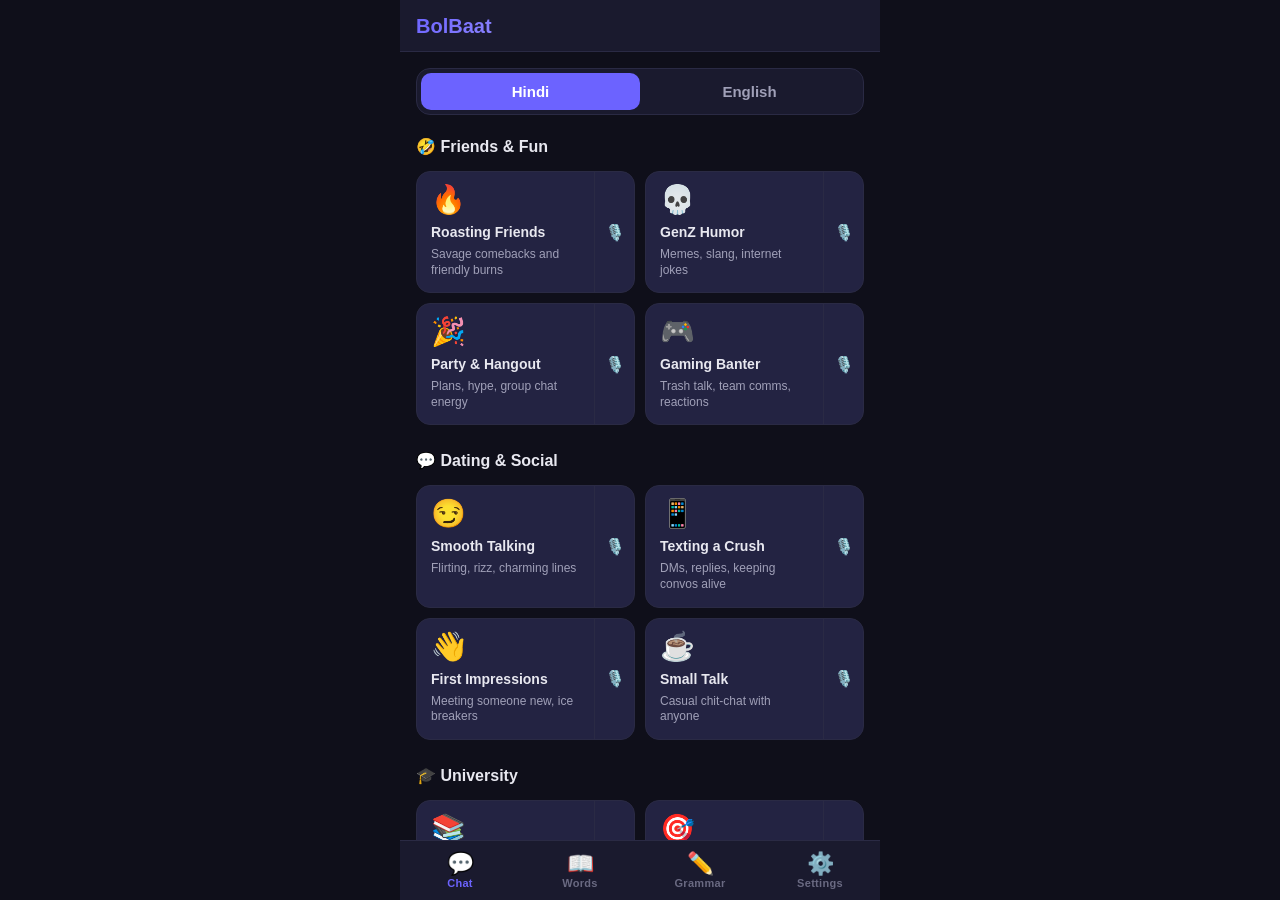
<file: index.html>
<!DOCTYPE html>
<html lang="en">
<head>
  <meta charset="UTF-8">
  <meta name="viewport" content="width=device-width, initial-scale=1.0, maximum-scale=1.0, user-scalable=no">
  <meta name="theme-color" content="#0f0f1a">
  <meta name="apple-mobile-web-app-capable" content="yes">
  <meta name="apple-mobile-web-app-status-bar-style" content="black-translucent">
  <link rel="manifest" href="manifest.json">
  <link rel="icon" type="image/svg+xml" href="assets/icons/icon.svg">
  <link rel="apple-touch-icon" href="assets/icons/icon-192.png">
  <title>BolBaat</title>
  <link rel="stylesheet" href="css/styles.css">
</head>
<body>
  <div id="app">
    <!-- Header -->
    <header id="app-header">
      <h1 id="header-title">BolBaat</h1>
      <div id="header-actions"></div>
    </header>

    <!-- Screen containers -->
    <main id="screens">
      <section id="screen-home" class="screen active"></section>
      <section id="screen-chat" class="screen"></section>
      <section id="screen-wordbank" class="screen"></section>
      <section id="screen-grammar" class="screen"></section>
      <section id="screen-settings" class="screen"></section>
      <section id="screen-voice" class="screen"></section>
    </main>

    <!-- Bottom Navigation -->
    <nav id="bottom-nav">
      <button class="nav-btn active" data-screen="home">
        <span class="nav-icon">💬</span>
        <span class="nav-label">Chat</span>
      </button>
      <button class="nav-btn" data-screen="wordbank">
        <span class="nav-icon">📖</span>
        <span class="nav-label">Words</span>
      </button>
      <button class="nav-btn" data-screen="grammar">
        <span class="nav-icon">✏️</span>
        <span class="nav-label">Grammar</span>
      </button>
      <button class="nav-btn" data-screen="settings">
        <span class="nav-icon">⚙️</span>
        <span class="nav-label">Settings</span>
      </button>
    </nav>

    <!-- Word Detail Popup (overlay) -->
    <div id="word-popup" class="popup hidden"></div>

    <!-- Toast container -->
    <div id="toast-container"></div>
  </div>

  <script src="js/storage.js"></script>
  <script src="js/scenarios.js"></script>
  <script src="js/ai.js"></script>
  <script src="js/chat.js"></script>
  <script src="js/wordbank.js"></script>
  <script src="js/grammar.js"></script>
  <script src="js/voice.js"></script>
  <script src="js/app.js"></script>
</body>
</html>
</file>
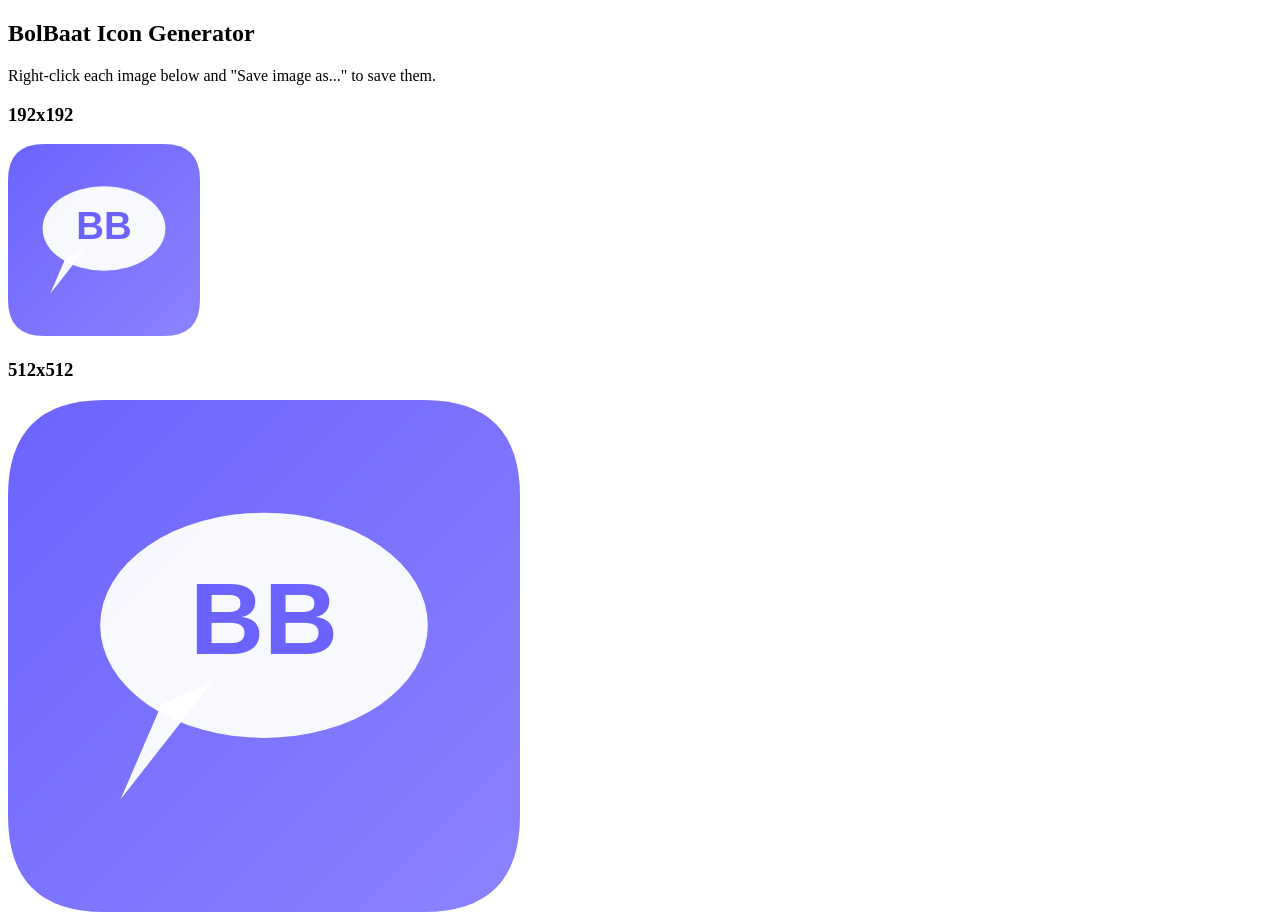
<file: generate-icons.html>
<!DOCTYPE html>
<html>
<head><title>Generate BolBaat Icons</title></head>
<body>
<h2>BolBaat Icon Generator</h2>
<p>Right-click each image below and "Save image as..." to save them.</p>
<h3>192x192</h3>
<canvas id="c192" width="192" height="192"></canvas>
<h3>512x512</h3>
<canvas id="c512" width="512" height="512"></canvas>

<script>
function drawIcon(canvas) {
  const ctx = canvas.getContext('2d');
  const s = canvas.width;

  // Background gradient
  const grad = ctx.createLinearGradient(0, 0, s, s);
  grad.addColorStop(0, '#6c63ff');
  grad.addColorStop(1, '#8b83ff');

  // Rounded rect
  const r = s * 0.188;
  ctx.beginPath();
  ctx.moveTo(r, 0);
  ctx.lineTo(s - r, 0);
  ctx.quadraticCurveTo(s, 0, s, r);
  ctx.lineTo(s, s - r);
  ctx.quadraticCurveTo(s, s, s - r, s);
  ctx.lineTo(r, s);
  ctx.quadraticCurveTo(0, s, 0, s - r);
  ctx.lineTo(0, r);
  ctx.quadraticCurveTo(0, 0, r, 0);
  ctx.closePath();
  ctx.fillStyle = grad;
  ctx.fill();

  // Speech bubble
  ctx.fillStyle = 'rgba(255,255,255,0.95)';
  ctx.beginPath();
  const cx = s/2, cy = s*0.44;
  const rx = s*0.32, ry = s*0.22;
  ctx.ellipse(cx, cy, rx, ry, 0, 0, Math.PI*2);
  ctx.fill();

  // Tail
  ctx.beginPath();
  ctx.moveTo(s*0.3, cy + ry*0.7);
  ctx.lineTo(s*0.22, s*0.78);
  ctx.lineTo(s*0.4, cy + ry*0.5);
  ctx.closePath();
  ctx.fill();

  // Text "BB"
  ctx.fillStyle = '#6c63ff';
  ctx.font = `900 ${s*0.2}px Arial, sans-serif`;
  ctx.textAlign = 'center';
  ctx.textBaseline = 'middle';
  ctx.fillText('BB', cx, cy);
}

drawIcon(document.getElementById('c192'));
drawIcon(document.getElementById('c512'));

// Auto-download
['c192', 'c512'].forEach(id => {
  const canvas = document.getElementById(id);
  const link = document.createElement('a');
  link.download = `icon-${canvas.width}.png`;
  link.href = canvas.toDataURL('image/png');
  // link.click(); // Uncomment to auto-download
});
</script>
</body>
</html>
</file>
<file: css/styles.css>
/* ───── CSS Variables & Theme ───── */
:root {
  --bg-primary: #0f0f1a;
  --bg-secondary: #1a1a2e;
  --bg-card: #232342;
  --bg-card-hover: #2a2a50;
  --bg-input: #1e1e36;
  --text-primary: #e8e8f0;
  --text-secondary: #a0a0b8;
  --text-muted: #6a6a82;
  --accent: #6c63ff;
  --accent-light: #8b83ff;
  --accent-dim: rgba(108, 99, 255, 0.15);
  --success: #4caf50;
  --warning: #ff9800;
  --error: #f44336;
  --correction-grammar: #ff6b6b;
  --correction-word: #ffd93d;
  --correction-style: #6bcb77;
  --border: #2a2a44;
  --shadow: rgba(0, 0, 0, 0.3);
  --nav-height: 60px;
  --header-height: 52px;
  --radius: 14px;
  --radius-sm: 8px;
  --radius-xs: 6px;
}

.light-theme {
  --bg-primary: #f5f5fa;
  --bg-secondary: #ffffff;
  --bg-card: #ffffff;
  --bg-card-hover: #f0f0f5;
  --bg-input: #f0f0f5;
  --text-primary: #1a1a2e;
  --text-secondary: #555570;
  --text-muted: #8888a0;
  --border: #e0e0ea;
  --shadow: rgba(0, 0, 0, 0.08);
}

/* ───── Reset & Base ───── */
*, *::before, *::after {
  margin: 0;
  padding: 0;
  box-sizing: border-box;
}

html, body {
  height: 100%;
  overflow: hidden;
}

body {
  font-family: -apple-system, BlinkMacSystemFont, 'Segoe UI', Roboto, sans-serif;
  background: var(--bg-primary);
  color: var(--text-primary);
  line-height: 1.5;
  -webkit-font-smoothing: antialiased;
  -webkit-tap-highlight-color: transparent;
  user-select: none;
}

#app {
  display: flex;
  flex-direction: column;
  height: 100vh;
  height: 100dvh;
  max-width: 480px;
  margin: 0 auto;
  position: relative;
}

/* ───── Header ───── */
#app-header {
  display: flex;
  align-items: center;
  justify-content: space-between;
  height: var(--header-height);
  padding: 0 16px;
  background: var(--bg-secondary);
  border-bottom: 1px solid var(--border);
  flex-shrink: 0;
  z-index: 10;
}

#header-title {
  font-size: 20px;
  font-weight: 700;
  background: linear-gradient(135deg, var(--accent), var(--accent-light));
  -webkit-background-clip: text;
  -webkit-text-fill-color: transparent;
  background-clip: text;
}

#header-actions {
  display: flex;
  gap: 8px;
}

.header-btn {
  background: var(--bg-card);
  border: 1px solid var(--border);
  color: var(--text-primary);
  padding: 6px 12px;
  border-radius: var(--radius-sm);
  font-size: 14px;
  font-weight: 600;
  cursor: pointer;
  transition: background 0.2s;
}

.header-btn:active {
  background: var(--accent-dim);
}

/* ───── Screens ───── */
#screens {
  flex: 1;
  overflow: hidden;
  position: relative;
}

.screen {
  position: absolute;
  inset: 0;
  overflow-y: auto;
  overflow-x: hidden;
  -webkit-overflow-scrolling: touch;
  padding: 16px;
  opacity: 0;
  transform: translateY(8px);
  pointer-events: none;
  transition: opacity 0.25s ease, transform 0.25s ease;
}

.screen.active {
  opacity: 1;
  transform: translateY(0);
  pointer-events: auto;
}

/* ───── Bottom Navigation ───── */
#bottom-nav {
  display: flex;
  height: var(--nav-height);
  background: var(--bg-secondary);
  border-top: 1px solid var(--border);
  flex-shrink: 0;
  z-index: 10;
  padding-bottom: env(safe-area-inset-bottom, 0);
}

#bottom-nav.hidden {
  display: none;
}

.nav-btn {
  flex: 1;
  display: flex;
  flex-direction: column;
  align-items: center;
  justify-content: center;
  gap: 2px;
  background: none;
  border: none;
  color: var(--text-muted);
  cursor: pointer;
  transition: color 0.2s;
  font-family: inherit;
  padding: 4px;
}

.nav-btn.active {
  color: var(--accent);
}

.nav-icon {
  font-size: 22px;
  line-height: 1;
}

.nav-label {
  font-size: 11px;
  font-weight: 600;
  letter-spacing: 0.3px;
}

/* ───── Home Screen ───── */
.home-container {
  padding-bottom: 20px;
}

.lang-toggle {
  display: flex;
  background: var(--bg-secondary);
  border-radius: var(--radius);
  padding: 4px;
  margin-bottom: 20px;
  border: 1px solid var(--border);
}

.lang-toggle button {
  flex: 1;
  padding: 10px;
  border: none;
  border-radius: 10px;
  background: transparent;
  color: var(--text-secondary);
  font-size: 15px;
  font-weight: 600;
  cursor: pointer;
  transition: all 0.25s;
  font-family: inherit;
}

.lang-toggle button.active {
  background: var(--accent);
  color: white;
}

.category-section {
  margin-bottom: 24px;
}

.category-title {
  font-size: 16px;
  font-weight: 700;
  margin-bottom: 12px;
  color: var(--text-primary);
}

.scenario-grid {
  display: grid;
  grid-template-columns: repeat(2, 1fr);
  gap: 10px;
}

.scenario-card {
  display: flex;
  align-items: stretch;
  background: var(--bg-card);
  border-radius: var(--radius);
  border: 1px solid var(--border);
  overflow: hidden;
  transition: all 0.2s;
}

.scenario-card-main {
  flex: 1;
  display: flex;
  flex-direction: column;
  gap: 4px;
  padding: 14px;
  cursor: pointer;
}

.scenario-card-main:active {
  background: var(--bg-card-hover);
}

.scenario-voice-btn {
  display: flex;
  align-items: center;
  justify-content: center;
  width: 40px;
  background: none;
  border: none;
  border-left: 1px solid var(--border);
  font-size: 16px;
  cursor: pointer;
  transition: background 0.2s;
  flex-shrink: 0;
}

.scenario-voice-btn:active {
  background: var(--accent-dim);
}

.scenario-emoji {
  font-size: 28px;
  line-height: 1;
}

.scenario-title {
  font-size: 14px;
  font-weight: 600;
  color: var(--text-primary);
  margin-top: 4px;
}

.scenario-desc {
  font-size: 12px;
  color: var(--text-secondary);
  line-height: 1.3;
}

/* ───── Chat Interface ───── */
#screen-chat {
  padding: 0;
  display: flex;
  flex-direction: column;
}

#screen-chat.active {
  display: flex;
}

.chat-messages {
  flex: 1;
  overflow-y: auto;
  -webkit-overflow-scrolling: touch;
  padding: 16px;
  display: flex;
  flex-direction: column;
  gap: 10px;
}

.chat-bubble {
  max-width: 85%;
  padding: 10px 14px;
  border-radius: 18px;
  animation: bubbleIn 0.25s ease;
  word-wrap: break-word;
}

@keyframes bubbleIn {
  from {
    opacity: 0;
    transform: translateY(10px) scale(0.95);
  }
  to {
    opacity: 1;
    transform: translateY(0) scale(1);
  }
}

.chat-bubble.user {
  align-self: flex-end;
  background: var(--accent);
  color: white;
  border-bottom-right-radius: 4px;
}

.chat-bubble.assistant {
  align-self: flex-start;
  background: var(--bg-card);
  color: var(--text-primary);
  border-bottom-left-radius: 4px;
  border: 1px solid var(--border);
}

.bubble-text {
  font-size: 15px;
  line-height: 1.5;
}

.tappable-word {
  cursor: pointer;
  border-radius: 3px;
  transition: background 0.15s;
}

.chat-bubble.assistant .tappable-word:active {
  background: var(--accent-dim);
}

/* Corrections */
.corrections {
  margin-top: 10px;
  padding-top: 10px;
  border-top: 1px solid var(--border);
  display: flex;
  flex-direction: column;
  gap: 6px;
}

.correction {
  font-size: 13px;
  padding: 6px 10px;
  border-radius: var(--radius-xs);
  line-height: 1.4;
}

.correction.grammar {
  background: rgba(255, 107, 107, 0.1);
  border-left: 3px solid var(--correction-grammar);
  color: var(--correction-grammar);
}

.correction.word {
  background: rgba(255, 217, 61, 0.1);
  border-left: 3px solid var(--correction-word);
  color: var(--correction-word);
}

.correction.style {
  background: rgba(107, 203, 119, 0.1);
  border-left: 3px solid var(--correction-style);
  color: var(--correction-style);
}

.chat-system {
  text-align: center;
  font-size: 13px;
  color: var(--text-muted);
  padding: 8px 16px;
  background: var(--accent-dim);
  border-radius: var(--radius);
  align-self: center;
}

/* Typing indicator */
.typing-indicator {
  display: flex;
  gap: 4px;
  padding: 14px 18px;
  align-items: center;
}

.typing-indicator span {
  width: 8px;
  height: 8px;
  background: var(--text-muted);
  border-radius: 50%;
  animation: typingDot 1.4s infinite;
}

.typing-indicator span:nth-child(2) {
  animation-delay: 0.2s;
}

.typing-indicator span:nth-child(3) {
  animation-delay: 0.4s;
}

@keyframes typingDot {
  0%, 60%, 100% { transform: translateY(0); opacity: 0.4; }
  30% { transform: translateY(-6px); opacity: 1; }
}

/* Chat input bar */
.chat-input-bar {
  display: flex;
  gap: 8px;
  padding: 10px 16px;
  padding-bottom: calc(10px + env(safe-area-inset-bottom, 0));
  background: var(--bg-secondary);
  border-top: 1px solid var(--border);
  flex-shrink: 0;
}

.chat-input-bar input {
  flex: 1;
  padding: 10px 16px;
  border-radius: 24px;
  border: 1px solid var(--border);
  background: var(--bg-input);
  color: var(--text-primary);
  font-size: 15px;
  outline: none;
  font-family: inherit;
  transition: border-color 0.2s;
}

.chat-input-bar input:focus {
  border-color: var(--accent);
}

.chat-input-bar input::placeholder {
  color: var(--text-muted);
}

#chat-send {
  width: 44px;
  height: 44px;
  border-radius: 50%;
  border: none;
  background: var(--accent);
  color: white;
  font-size: 18px;
  cursor: pointer;
  display: flex;
  align-items: center;
  justify-content: center;
  flex-shrink: 0;
  transition: background 0.2s, transform 0.1s;
}

#chat-send:active {
  transform: scale(0.9);
}

#chat-send:disabled {
  background: var(--text-muted);
}

/* ───── Word Popup ───── */
.popup {
  position: fixed;
  inset: 0;
  background: rgba(0, 0, 0, 0.6);
  display: flex;
  align-items: flex-end;
  justify-content: center;
  z-index: 100;
  animation: fadeIn 0.2s;
}

.popup.hidden {
  display: none;
}

@keyframes fadeIn {
  from { opacity: 0; }
  to { opacity: 1; }
}

.popup-content {
  width: 100%;
  max-width: 480px;
  max-height: 75vh;
  background: var(--bg-secondary);
  border-radius: var(--radius) var(--radius) 0 0;
  overflow-y: auto;
  animation: slideUp 0.3s ease;
}

@keyframes slideUp {
  from { transform: translateY(100%); }
  to { transform: translateY(0); }
}

.popup-header {
  display: flex;
  align-items: center;
  justify-content: space-between;
  padding: 16px 20px;
  border-bottom: 1px solid var(--border);
  position: sticky;
  top: 0;
  background: var(--bg-secondary);
}

.popup-header h3 {
  font-size: 20px;
  font-weight: 700;
  color: var(--accent);
}

.popup-close {
  width: 32px;
  height: 32px;
  border-radius: 50%;
  border: none;
  background: var(--bg-card);
  color: var(--text-primary);
  font-size: 16px;
  cursor: pointer;
  display: flex;
  align-items: center;
  justify-content: center;
}

.popup-body {
  padding: 16px 20px 24px;
}

.word-meanings p {
  font-size: 15px;
  margin-bottom: 6px;
}

.word-formality {
  margin: 10px 0;
}

.word-examples, .word-related, .word-tip {
  margin-top: 14px;
}

.word-examples h4, .word-related h4, .word-tip h4 {
  font-size: 13px;
  color: var(--text-muted);
  text-transform: uppercase;
  letter-spacing: 0.5px;
  margin-bottom: 6px;
}

.example-text {
  font-size: 14px;
  color: var(--text-secondary);
  font-style: italic;
  margin-bottom: 4px;
}

.related-tags {
  display: flex;
  flex-wrap: wrap;
  gap: 6px;
}

.tag {
  padding: 4px 10px;
  background: var(--accent-dim);
  color: var(--accent-light);
  border-radius: 20px;
  font-size: 13px;
}

.word-tip p {
  font-size: 14px;
  color: var(--text-secondary);
}

.save-word-btn {
  width: 100%;
  padding: 12px;
  margin-top: 16px;
  border: none;
  border-radius: var(--radius-sm);
  background: var(--accent);
  color: white;
  font-size: 15px;
  font-weight: 600;
  cursor: pointer;
  font-family: inherit;
  transition: background 0.2s;
}

.save-word-btn:active {
  background: var(--accent-light);
}

/* ───── Badges ───── */
.badge {
  display: inline-block;
  padding: 2px 8px;
  border-radius: 12px;
  font-size: 11px;
  font-weight: 600;
  text-transform: uppercase;
  letter-spacing: 0.5px;
}

.badge-slang {
  background: rgba(255, 107, 107, 0.15);
  color: #ff6b6b;
}

.badge-casual {
  background: rgba(255, 217, 61, 0.15);
  color: #ffd93d;
}

.badge-neutral {
  background: rgba(108, 99, 255, 0.15);
  color: var(--accent-light);
}

.badge-formal {
  background: rgba(107, 203, 119, 0.15);
  color: #6bcb77;
}

/* ───── Word Bank ───── */
.wordbank-container {
  padding-bottom: 20px;
}

.wordbank-header {
  display: flex;
  gap: 10px;
  margin-bottom: 12px;
}

.search-input {
  flex: 1;
  padding: 10px 16px;
  border-radius: var(--radius);
  border: 1px solid var(--border);
  background: var(--bg-input);
  color: var(--text-primary);
  font-size: 14px;
  outline: none;
  font-family: inherit;
}

.search-input:focus {
  border-color: var(--accent);
}

.search-input::placeholder {
  color: var(--text-muted);
}

.review-btn {
  padding: 10px 16px;
  border: none;
  border-radius: var(--radius);
  background: var(--accent);
  color: white;
  font-size: 14px;
  font-weight: 600;
  cursor: pointer;
  white-space: nowrap;
  font-family: inherit;
}

.word-count {
  font-size: 13px;
  color: var(--text-muted);
  margin-bottom: 12px;
}

.wordbank-list {
  display: flex;
  flex-direction: column;
  gap: 10px;
}

.word-card {
  background: var(--bg-card);
  border-radius: var(--radius);
  padding: 14px;
  border: 1px solid var(--border);
}

.word-card-header {
  display: flex;
  align-items: center;
  justify-content: space-between;
  margin-bottom: 6px;
}

.word-term {
  font-size: 17px;
  font-weight: 700;
  color: var(--accent);
}

.word-meaning {
  font-size: 14px;
  color: var(--text-primary);
  margin-bottom: 2px;
}

.word-meaning-hi {
  font-size: 13px;
  color: var(--text-secondary);
}

.word-card-footer {
  display: flex;
  align-items: center;
  justify-content: space-between;
  margin-top: 8px;
  padding-top: 8px;
  border-top: 1px solid var(--border);
}

.word-scenario {
  font-size: 12px;
  color: var(--text-muted);
}

.delete-word-btn {
  background: none;
  border: none;
  color: var(--error);
  font-size: 12px;
  cursor: pointer;
  padding: 4px 8px;
  font-family: inherit;
}

/* ───── Flashcard Review ───── */
.flashcard-container {
  display: flex;
  flex-direction: column;
  align-items: center;
  padding: 20px 0;
  height: 100%;
}

.flashcard-progress {
  font-size: 14px;
  color: var(--text-muted);
  margin-bottom: 24px;
}

.flashcard {
  width: 100%;
  min-height: 200px;
  background: var(--bg-card);
  border-radius: var(--radius);
  border: 2px solid var(--border);
  display: flex;
  align-items: center;
  justify-content: center;
  cursor: pointer;
  transition: transform 0.3s, border-color 0.3s;
  padding: 24px;
  text-align: center;
}

.flashcard.flipped {
  border-color: var(--accent);
}

.flashcard-front h2 {
  font-size: 28px;
  color: var(--accent);
}

.flashcard-hint {
  font-size: 13px;
  color: var(--text-muted);
  margin-top: 8px;
}

.flashcard-back h3 {
  font-size: 20px;
  color: var(--text-primary);
}

.fc-hindi {
  font-size: 16px;
  color: var(--text-secondary);
  margin-top: 8px;
}

.flashcard-back .example-text {
  margin-top: 12px;
}

.flashcard-actions {
  display: flex;
  gap: 12px;
  margin-top: 24px;
  width: 100%;
}

.fc-btn {
  flex: 1;
  padding: 14px;
  border: none;
  border-radius: var(--radius-sm);
  font-size: 15px;
  font-weight: 600;
  cursor: pointer;
  font-family: inherit;
  transition: transform 0.1s;
}

.fc-btn:active {
  transform: scale(0.95);
}

.fc-hard {
  background: rgba(244, 67, 54, 0.15);
  color: var(--error);
}

.fc-ok {
  background: rgba(255, 152, 0, 0.15);
  color: var(--warning);
}

.fc-easy {
  background: rgba(76, 175, 80, 0.15);
  color: var(--success);
}

.fc-exit {
  margin-top: 16px;
  background: none;
  border: none;
  color: var(--text-muted);
  font-size: 14px;
  cursor: pointer;
  padding: 8px;
  font-family: inherit;
}

.review-complete {
  display: flex;
  flex-direction: column;
  align-items: center;
  justify-content: center;
  height: 60%;
  text-align: center;
}

.complete-icon {
  font-size: 48px;
  margin-bottom: 16px;
}

.review-complete h2 {
  font-size: 22px;
  margin-bottom: 8px;
}

.review-complete p {
  color: var(--text-secondary);
  margin-bottom: 24px;
}

/* ───── Grammar Zone ───── */
.grammar-container {
  padding-bottom: 20px;
}

.section-title {
  font-size: 18px;
  font-weight: 700;
  margin-bottom: 12px;
  margin-top: 4px;
  color: var(--text-primary);
}

.section-desc {
  font-size: 14px;
  color: var(--text-secondary);
  margin-bottom: 12px;
  margin-top: -8px;
}

.lesson-list {
  display: flex;
  flex-direction: column;
  gap: 8px;
  margin-bottom: 24px;
}

.lesson-card {
  display: flex;
  align-items: center;
  gap: 12px;
  padding: 14px;
  background: var(--bg-card);
  border-radius: var(--radius);
  border: 1px solid var(--border);
  cursor: pointer;
  transition: all 0.2s;
}

.lesson-card:active {
  background: var(--bg-card-hover);
}

.lesson-card.completed {
  border-color: var(--success);
  border-left: 3px solid var(--success);
}

.lesson-check {
  font-size: 22px;
  flex-shrink: 0;
}

.lesson-info h3 {
  font-size: 15px;
  font-weight: 600;
}

.lesson-info p {
  font-size: 13px;
  color: var(--text-secondary);
  margin-top: 2px;
}

/* Lesson content */
.lesson-container {
  padding-bottom: 24px;
}

.back-btn {
  background: none;
  border: none;
  color: var(--accent);
  font-size: 15px;
  font-weight: 600;
  cursor: pointer;
  padding: 4px 0;
  margin-bottom: 16px;
  font-family: inherit;
}

.lesson-content {
  line-height: 1.7;
}

.lesson-content h3 {
  font-size: 18px;
  margin-bottom: 12px;
  color: var(--accent);
}

.lesson-content h4 {
  font-size: 15px;
  margin-top: 16px;
  margin-bottom: 8px;
  color: var(--text-primary);
}

.lesson-content p {
  font-size: 14px;
  margin-bottom: 6px;
  color: var(--text-primary);
}

.grammar-example {
  background: var(--bg-card);
  border-radius: var(--radius-sm);
  padding: 12px 14px;
  margin: 10px 0;
  border: 1px solid var(--border);
}

.grammar-example .wrong {
  color: var(--correction-grammar);
}

.grammar-example .right {
  color: var(--correction-style);
}

.grammar-table {
  width: 100%;
  border-collapse: collapse;
  margin: 10px 0;
  font-size: 14px;
}

.grammar-table th {
  background: var(--bg-card);
  padding: 8px 12px;
  text-align: left;
  font-weight: 600;
  border: 1px solid var(--border);
}

.grammar-table td {
  padding: 8px 12px;
  border: 1px solid var(--border);
}

.mark-complete-btn {
  margin-top: 20px;
}

.mark-complete-btn.completed {
  background: var(--success);
}

/* AI Grammar Q&A */
.ai-grammar-section {
  margin-top: 8px;
  padding-top: 16px;
  border-top: 1px solid var(--border);
}

.ai-grammar-input {
  display: flex;
  gap: 8px;
  margin-bottom: 12px;
}

.ai-grammar-input input {
  flex: 1;
  padding: 10px 16px;
  border-radius: var(--radius);
  border: 1px solid var(--border);
  background: var(--bg-input);
  color: var(--text-primary);
  font-size: 14px;
  outline: none;
  font-family: inherit;
}

.ai-grammar-input input:focus {
  border-color: var(--accent);
}

.ai-grammar-input input::placeholder {
  color: var(--text-muted);
}

.ai-grammar-input button {
  padding: 10px 20px;
  border: none;
  border-radius: var(--radius);
  background: var(--accent);
  color: white;
  font-size: 14px;
  font-weight: 600;
  cursor: pointer;
  font-family: inherit;
}

.ai-answer {
  background: var(--bg-card);
  border-radius: var(--radius);
  padding: 14px;
  font-size: 14px;
  line-height: 1.6;
  border: 1px solid var(--border);
}

/* ───── Settings ───── */
.settings-container {
  padding-bottom: 40px;
}

.settings-section {
  background: var(--bg-card);
  border-radius: var(--radius);
  padding: 16px;
  margin-bottom: 16px;
  border: 1px solid var(--border);
}

.settings-section h3 {
  font-size: 16px;
  font-weight: 700;
  margin-bottom: 12px;
  color: var(--accent);
}

.settings-section label {
  display: block;
  font-size: 13px;
  font-weight: 600;
  color: var(--text-secondary);
  margin-bottom: 4px;
  margin-top: 12px;
}

.settings-section label:first-of-type {
  margin-top: 0;
}

.optional {
  font-weight: 400;
  color: var(--text-muted);
}

.settings-section select,
.settings-section input[type="text"],
.settings-section input[type="password"] {
  width: 100%;
  padding: 10px 12px;
  border-radius: var(--radius-sm);
  border: 1px solid var(--border);
  background: var(--bg-input);
  color: var(--text-primary);
  font-size: 14px;
  outline: none;
  font-family: inherit;
  appearance: none;
}

.settings-section select {
  background-image: url("data:image/svg+xml,%3Csvg xmlns='http://www.w3.org/2000/svg' width='12' height='12' viewBox='0 0 12 12'%3E%3Cpath fill='%23a0a0b8' d='M6 8L1 3h10z'/%3E%3C/svg%3E");
  background-repeat: no-repeat;
  background-position: right 12px center;
  padding-right: 32px;
}

.settings-section input:focus,
.settings-section select:focus {
  border-color: var(--accent);
}

.api-key-field {
  display: flex;
  gap: 8px;
}

.api-key-field input {
  flex: 1;
}

.toggle-key-btn {
  padding: 8px 12px;
  border: 1px solid var(--border);
  border-radius: var(--radius-sm);
  background: var(--bg-input);
  color: var(--text-secondary);
  font-size: 13px;
  cursor: pointer;
  font-family: inherit;
  white-space: nowrap;
}

.setting-hint {
  font-size: 12px;
  color: var(--text-muted);
  margin-top: 6px;
}

.github-help {
  margin-top: 8px;
  margin-bottom: 4px;
}

.help-link {
  display: inline-block;
  padding: 8px 16px;
  background: var(--accent);
  color: white;
  border-radius: var(--radius-sm);
  text-decoration: none;
  font-size: 13px;
  font-weight: 600;
  margin-bottom: 6px;
}

.help-link:active {
  background: var(--accent-light);
}

.stats-grid {
  display: grid;
  grid-template-columns: 1fr 1fr;
  gap: 10px;
}

.stat-card {
  background: var(--bg-input);
  border-radius: var(--radius-sm);
  padding: 16px;
  text-align: center;
}

.stat-number {
  display: block;
  font-size: 28px;
  font-weight: 700;
  color: var(--accent);
}

.stat-label {
  display: block;
  font-size: 12px;
  color: var(--text-muted);
  margin-top: 4px;
}

/* ───── Buttons ───── */
.primary-btn {
  display: block;
  width: 100%;
  padding: 14px;
  border: none;
  border-radius: var(--radius-sm);
  background: var(--accent);
  color: white;
  font-size: 15px;
  font-weight: 600;
  cursor: pointer;
  font-family: inherit;
  transition: background 0.2s;
}

.primary-btn:active {
  background: var(--accent-light);
}

.danger-btn {
  display: block;
  width: 100%;
  padding: 14px;
  border: 1px solid var(--error);
  border-radius: var(--radius-sm);
  background: rgba(244, 67, 54, 0.1);
  color: var(--error);
  font-size: 15px;
  font-weight: 600;
  cursor: pointer;
  font-family: inherit;
}

/* ───── Empty State ───── */
.empty-state {
  display: flex;
  flex-direction: column;
  align-items: center;
  justify-content: center;
  height: 60%;
  text-align: center;
  color: var(--text-secondary);
}

.empty-icon {
  font-size: 48px;
  margin-bottom: 12px;
}

.empty-state h2 {
  color: var(--text-primary);
  margin-bottom: 8px;
}

/* ───── Loading ───── */
.loading-dots {
  display: flex;
  gap: 6px;
  justify-content: center;
  padding: 20px;
}

.loading-dots span {
  width: 8px;
  height: 8px;
  background: var(--accent);
  border-radius: 50%;
  animation: typingDot 1.4s infinite;
}

.loading-dots span:nth-child(2) {
  animation-delay: 0.2s;
}

.loading-dots span:nth-child(3) {
  animation-delay: 0.4s;
}

/* ───── Toast ───── */
#toast-container {
  position: fixed;
  bottom: calc(var(--nav-height) + 16px);
  left: 50%;
  transform: translateX(-50%);
  z-index: 200;
  pointer-events: none;
}

.toast {
  background: var(--bg-card);
  color: var(--text-primary);
  padding: 10px 20px;
  border-radius: var(--radius);
  font-size: 14px;
  font-weight: 600;
  border: 1px solid var(--accent);
  opacity: 0;
  transform: translateY(10px);
  transition: opacity 0.3s, transform 0.3s;
  white-space: nowrap;
}

.toast.show {
  opacity: 1;
  transform: translateY(0);
}

/* ───── Error ───── */
.error-text {
  color: var(--error);
  font-size: 14px;
  text-align: center;
  padding: 12px;
}

/* ───── Utility ───── */
.hidden {
  display: none !important;
}

/* Scrollbar styling */
::-webkit-scrollbar {
  width: 4px;
}

::-webkit-scrollbar-track {
  background: transparent;
}

::-webkit-scrollbar-thumb {
  background: var(--border);
  border-radius: 4px;
}

/* Focus visible for accessibility */
:focus-visible {
  outline: 2px solid var(--accent);
  outline-offset: 2px;
}

/* ───── Voice Mode ───── */
#screen-voice {
  padding: 0;
  display: flex;
  flex-direction: column;
}

#screen-voice.active {
  display: flex;
}

.voice-container {
  flex: 1;
  display: flex;
  flex-direction: column;
  align-items: center;
  padding: 24px 16px;
  position: relative;
}

.voice-scenario {
  display: flex;
  flex-direction: column;
  align-items: center;
  gap: 4px;
  margin-bottom: 16px;
}

.voice-scenario-emoji {
  font-size: 36px;
}

.voice-scenario-name {
  font-size: 16px;
  font-weight: 600;
  color: var(--text-primary);
}

.voice-lang-badge {
  font-size: 12px;
  padding: 2px 10px;
  border-radius: 12px;
  background: var(--accent-dim);
  color: var(--accent-light);
  font-weight: 600;
}

.voice-display {
  flex: 1;
  display: flex;
  flex-direction: column;
  align-items: center;
  justify-content: center;
  width: 100%;
  text-align: center;
  gap: 16px;
  min-height: 0;
}

.voice-status {
  font-size: 15px;
  color: var(--text-muted);
  font-weight: 500;
}

.voice-transcript {
  width: 100%;
  max-height: 200px;
  overflow-y: auto;
  display: flex;
  flex-direction: column;
  gap: 10px;
  padding: 0 8px;
}

.transcript-interim {
  font-size: 18px;
  color: var(--text-secondary);
  font-style: italic;
  animation: fadeIn 0.2s;
}

.transcript-final {
  font-size: 18px;
  color: var(--text-primary);
  font-weight: 500;
}

.transcript-you,
.transcript-ai {
  font-size: 15px;
  line-height: 1.5;
  text-align: left;
  padding: 10px 14px;
  border-radius: var(--radius-sm);
}

.transcript-you {
  background: var(--accent-dim);
  color: var(--text-primary);
}

.transcript-ai {
  background: var(--bg-card);
  color: var(--text-primary);
  border: 1px solid var(--border);
}

.transcript-label {
  font-weight: 700;
  font-size: 12px;
  text-transform: uppercase;
  letter-spacing: 0.5px;
  display: block;
  margin-bottom: 4px;
  color: var(--text-muted);
}

.voice-corrections {
  width: 100%;
  display: flex;
  flex-direction: column;
  gap: 6px;
  padding: 0 8px;
  margin-bottom: 8px;
}

.voice-corrections .correction {
  text-align: left;
}

/* Mic button */
.voice-controls {
  display: flex;
  flex-direction: column;
  align-items: center;
  gap: 12px;
  margin-top: auto;
  padding-top: 16px;
}

.voice-mic-btn {
  width: 80px;
  height: 80px;
  border-radius: 50%;
  border: none;
  background: var(--accent);
  color: white;
  cursor: pointer;
  position: relative;
  display: flex;
  align-items: center;
  justify-content: center;
  transition: transform 0.15s, background 0.2s;
  z-index: 1;
}

.voice-mic-btn:active {
  transform: scale(0.93);
}

.voice-mic-btn.listening {
  background: var(--error);
  animation: micPulse 1.5s infinite;
}

@keyframes micPulse {
  0%, 100% { transform: scale(1); }
  50% { transform: scale(1.05); }
}

.mic-icon {
  display: flex;
  align-items: center;
  justify-content: center;
  z-index: 2;
}

.mic-ripple {
  position: absolute;
  inset: -10px;
  border-radius: 50%;
  border: 3px solid var(--accent);
  opacity: 0;
  z-index: 0;
  pointer-events: none;
}

.mic-ripple.active {
  animation: rippleOut 1.5s infinite;
}

@keyframes rippleOut {
  0% {
    inset: -2px;
    opacity: 0.6;
  }
  100% {
    inset: -30px;
    opacity: 0;
  }
}

.voice-stop-btn {
  padding: 8px 20px;
  border: 1px solid var(--border);
  border-radius: var(--radius);
  background: var(--bg-card);
  color: var(--text-primary);
  font-size: 13px;
  font-weight: 600;
  cursor: pointer;
  font-family: inherit;
}

.voice-hint {
  font-size: 13px;
  color: var(--text-muted);
  margin-top: 12px;
  padding-bottom: env(safe-area-inset-bottom, 8px);
}

/* Voice button in header */
.voice-btn {
  font-size: 16px;
  padding: 6px 10px;
}
</file>
